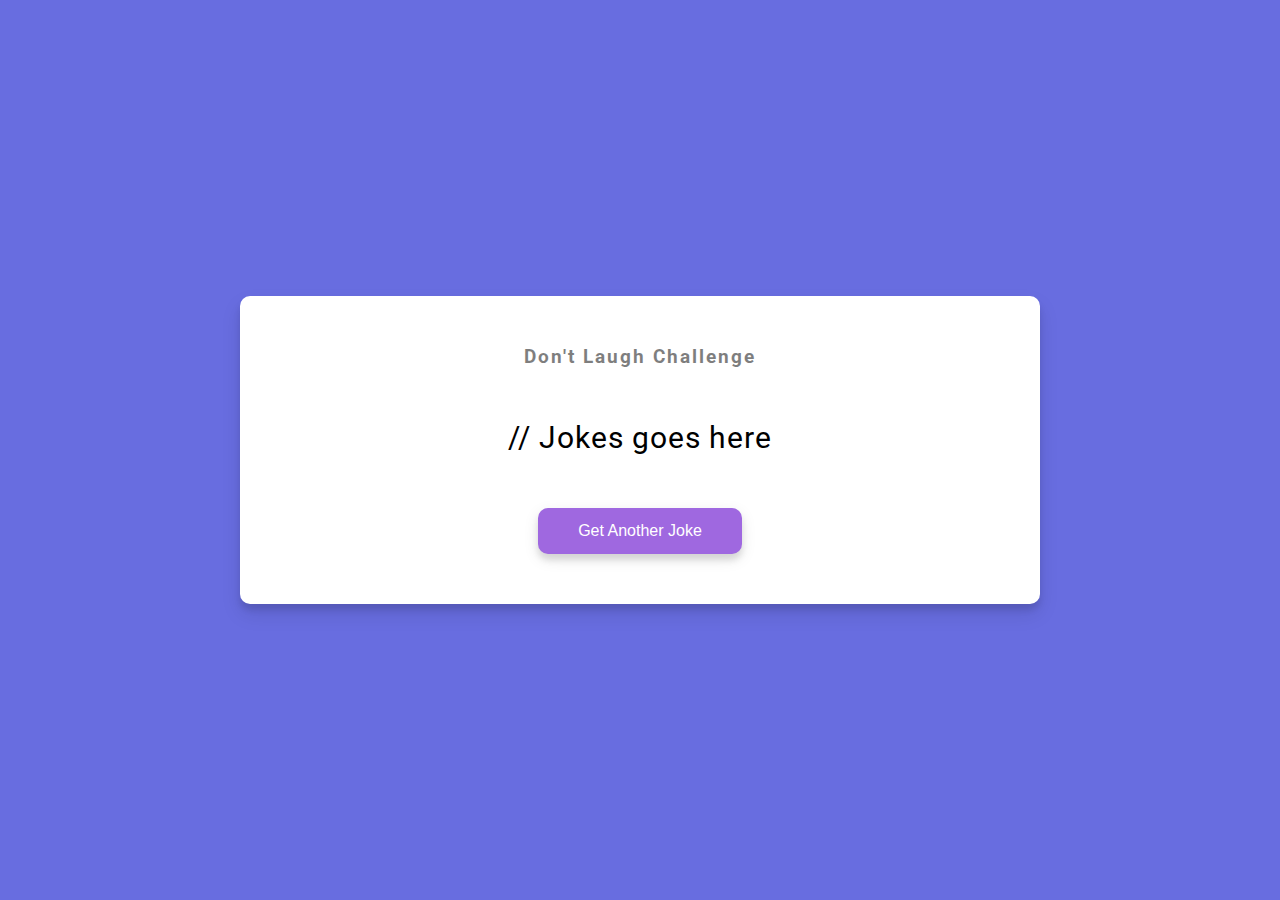
<file: dad jokes/index.html>
<!DOCTYPE html>
<html lang="en">
<head>
    <meta charset="UTF-8">
    <meta http-equiv="X-UA-Compatible" content="IE=edge">
    <meta name="viewport" content="width=device-width, initial-scale=1.0">
    <link rel="stylesheet" href="https://cdnjs.cloudflare.com/ajax/libs/font-awesome/6.2.0/css/all.min.css" integrity="sha512-xh6O/CkQoPOWDdYTDqeRdPCVd1SpvCA9XXcUnZS2FmJNp1coAFzvtCN9BmamE+4aHK8yyUHUSCcJHgXloTyT2A==" crossorigin="anonymous" referrerpolicy="no-referrer" />
    <link rel="stylesheet" href="style.css">
    <title>Dad Jokes</title>
</head>
<body>
    <div class="container">
        <h3>Don't Laugh Challenge</h3>
        <div id="joke" class="joke">
            // Jokes goes here
        </div>
        <button id="jokeBtn" class="btn">Get Another Joke</button>
    </div>    
    <script src="script.js"></script>
</body>
</html>
</file>
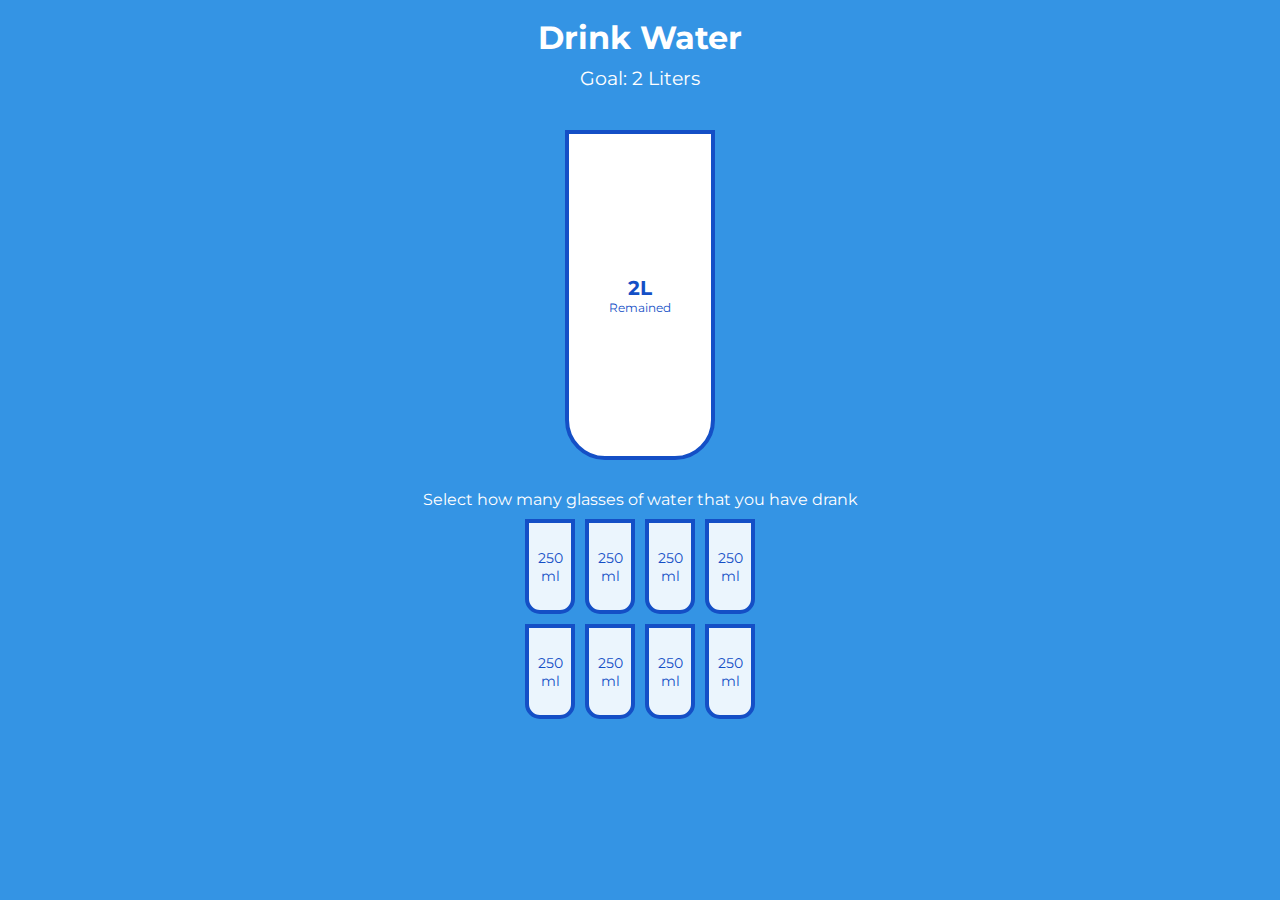
<file: drink water/index.html>
<!DOCTYPE html>
<html lang="en">
<head>
    <meta charset="UTF-8">
    <meta http-equiv="X-UA-Compatible" content="IE=edge">
    <meta name="viewport" content="width=device-width, initial-scale=1.0">
    <link rel="stylesheet" href="https://cdnjs.cloudflare.com/ajax/libs/font-awesome/6.2.0/css/all.min.css" integrity="sha512-xh6O/CkQoPOWDdYTDqeRdPCVd1SpvCA9XXcUnZS2FmJNp1coAFzvtCN9BmamE+4aHK8yyUHUSCcJHgXloTyT2A==" crossorigin="anonymous" referrerpolicy="no-referrer" />
    <link rel="stylesheet" href="style.css">
    <title>Drink Water</title>
</head>
<body>
    <h1>Drink Water</h1>    
    <h3>Goal: 2 Liters</h3>

    <div class="cup">
        <div class="remained" id="remained">
            <span id="liters"></span>
            <small>Remained</small>
            
        </div>
        <div class="percentage" id="percentage">
          
        </div>
    </div>

    <p class="text">Select how many glasses of water that you have drank</p>

    <div class="cups">
        <div class="cup cup-small">250 ml</div>
        <div class="cup cup-small">250 ml</div>
        <div class="cup cup-small">250 ml</div>
        <div class="cup cup-small">250 ml</div>
        <div class="cup cup-small">250 ml</div>
        <div class="cup cup-small">250 ml</div>
        <div class="cup cup-small">250 ml</div>
        <div class="cup cup-small">250 ml</div>
    </div>

    <script src="script.js"></script>
</body>
</html>
</file>
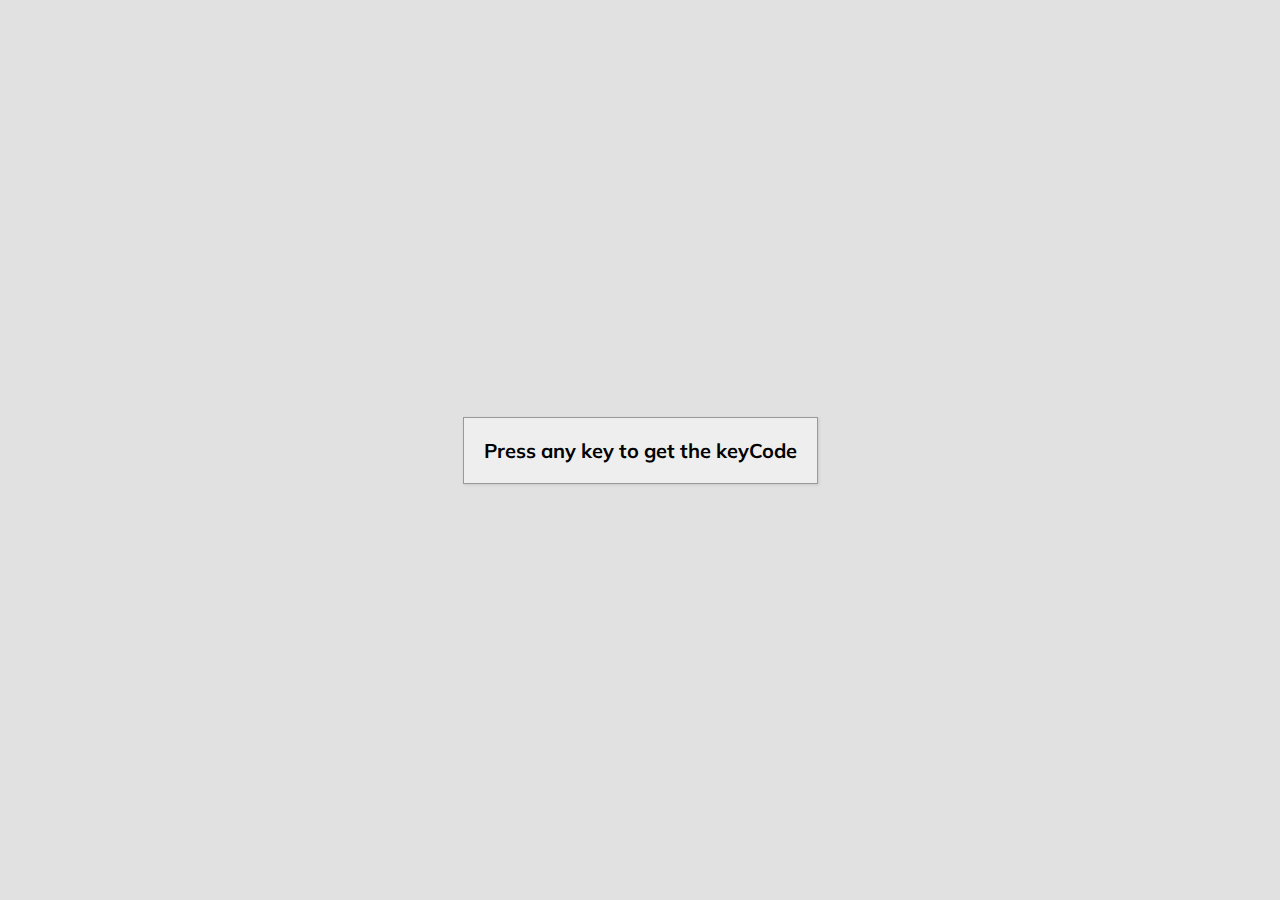
<file: event keycodes/index.html>
<!DOCTYPE html>
<html lang="en">
<head>
    <meta charset="UTF-8">
    <meta http-equiv="X-UA-Compatible" content="IE=edge">
    <meta name="viewport" content="width=device-width, initial-scale=1.0">
    <link rel="stylesheet" href="https://cdnjs.cloudflare.com/ajax/libs/font-awesome/6.2.0/css/all.min.css" integrity="sha512-xh6O/CkQoPOWDdYTDqeRdPCVd1SpvCA9XXcUnZS2FmJNp1coAFzvtCN9BmamE+4aHK8yyUHUSCcJHgXloTyT2A==" crossorigin="anonymous" referrerpolicy="no-referrer" />
    <link rel="stylesheet" href="style.css">
    <title>Event KeyCodes</title>
</head>
<body>
    <div id="insert">
        
        <div class="key">
            Press any key to get the keyCode
        </div>
    </div>
    
    <script src="script.js"></script>
</body>
</html>
</file>
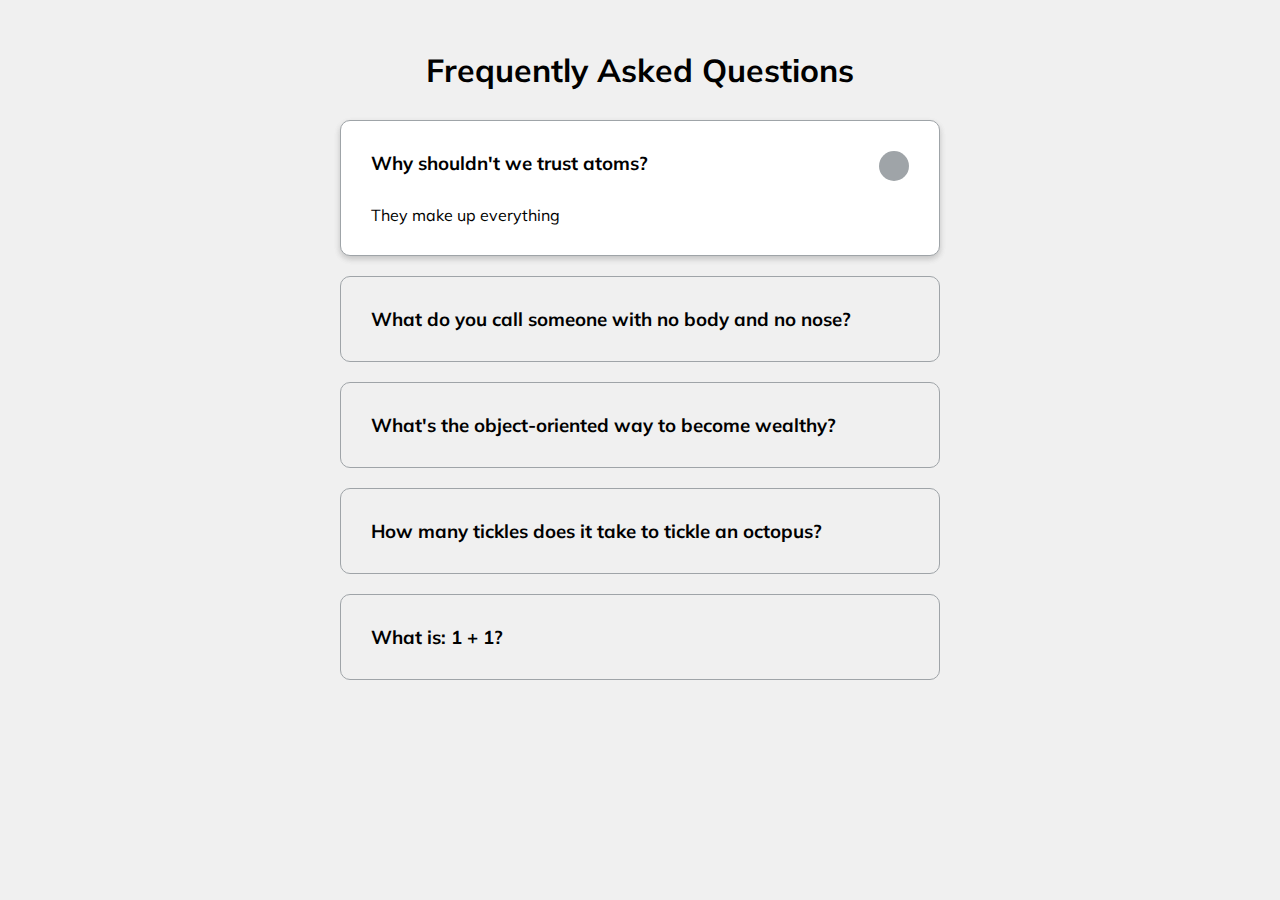
<file: FAQ collapse/index.html>
<!DOCTYPE html>
<html lang="en">
<head>
    <meta charset="UTF-8">
    <meta http-equiv="X-UA-Compatible" content="IE=edge">
    <meta name="viewport" content="width=device-width, initial-scale=1.0">
    <link rel="stylesheet" href="https://cdnjs.cloudflare.com/ajax/libs/font-awesome/5.14.0/css/all.min.css" integrity="sha512-1PKOgIY59xJ8Co8+NE6FZ+LOAZKjy+KY8iq0G4B3CyeY6wYHN3yt9PW0XpSriVlkMXe40PTKnXrLnZ9+fkDaog==" crossorigin="anonymous" />
    <link rel="stylesheet" href="style.css">
    <title>FAQ</title>
</head>
<body>
    <h1>Frequently Asked Questions</h1>
    <div class="faq-container">
        <div class="faq active">
            <h3 class="faq-title">
                Why shouldn't we trust atoms?
            </h3>
            <p class="faq-text">They make up everything</p>
            
            <button class="faq-toggle">
                <i class="fas fa-chevron-down"></i>
                <i class="fas fa-times"></i>
            </button>
        </div>
    </div>
    <div class="faq-container">
        <div class="faq">
            <h3 class="faq-title">
                What do you call someone with no body and no nose?
            </h3>
            <p class="faq-text">Nobody knows</p>
            
            <button class="faq-toggle">
                <i class="fas fa-chevron-down"></i>
                <i class="fas fa-times"></i>
            </button>
        </div>
    </div>
    <div class="faq-container">
        <div class="faq">
            <h3 class="faq-title">
                What's the object-oriented way to become wealthy?
            </h3>
            <p class="faq-text">Inheritance</p>
            
            <button class="faq-toggle">
                <i class="fas fa-chevron-down"></i>
                <i class="fas fa-times"></i>
            </button>
        </div>
    </div>
    <div class="faq-container">
        <div class="faq">
            <h3 class="faq-title">
                How many tickles does it take to tickle an octopus?
            </h3>
            <p class="faq-text">Ten-tickles!</p>
            
            <button class="faq-toggle">
                <i class="fas fa-chevron-down"></i>
                <i class="fas fa-times"></i>
            </button>
        </div>
    </div>
    <div class="faq-container">
        <div class="faq">
            <h3 class="faq-title">
                What is: 1 + 1?
            </h3>
            <p class="faq-text">Depends on who are you asking.</p>
            
            <button class="faq-toggle">
                <i class="fas fa-chevron-down"></i>
                <i class="fas fa-times"></i>
            </button>
        </div>
    </div>
    
    <script src="script.js"></script>
</body>
</html>
</file>
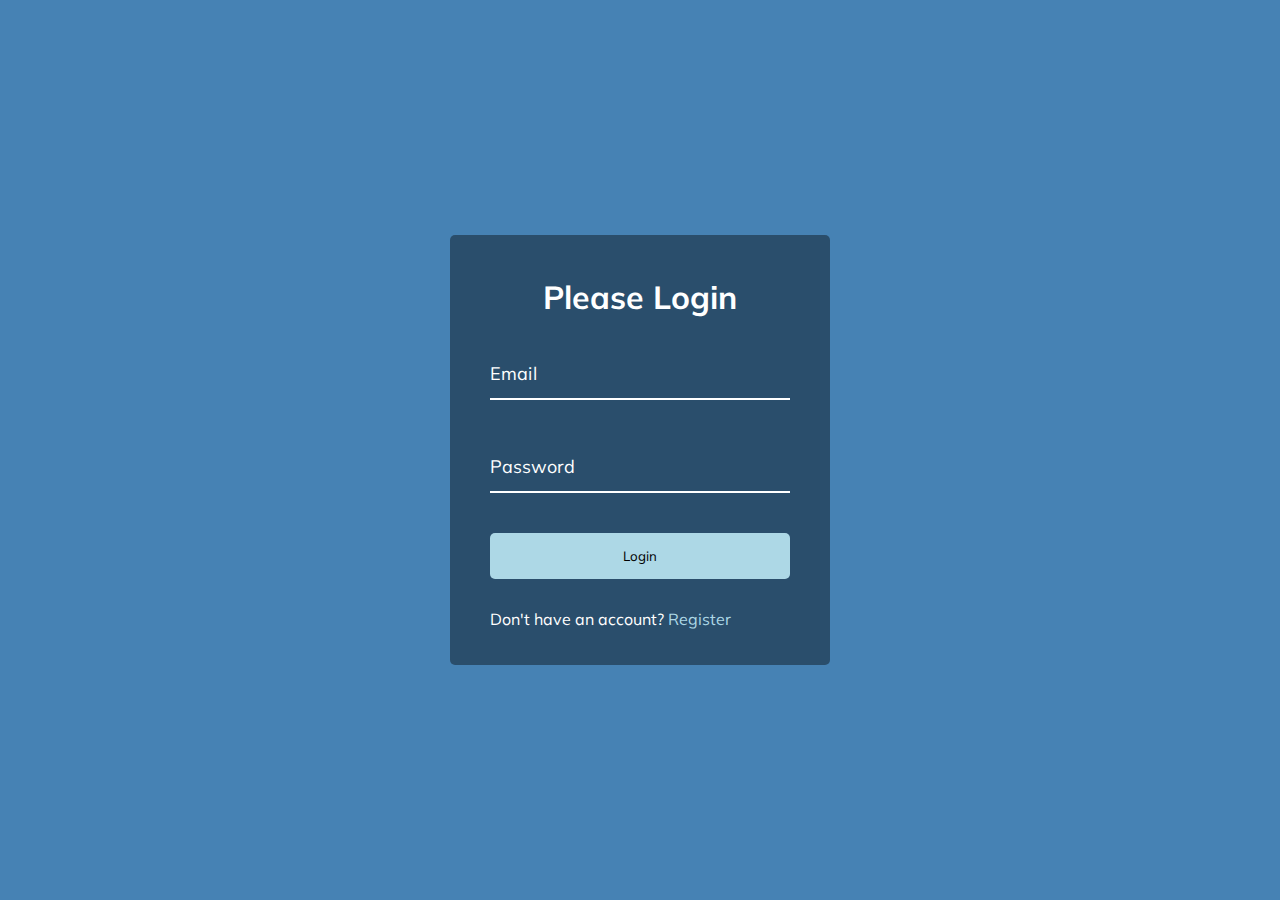
<file: form wave animation/index.html>
<!DOCTYPE html>
<html lang="en">
<head>
    <meta charset="UTF-8">
    <meta http-equiv="X-UA-Compatible" content="IE=edge">
    <meta name="viewport" content="width=device-width, initial-scale=1.0">
    <link rel="stylesheet" href="https://cdnjs.cloudflare.com/ajax/libs/font-awesome/6.2.0/css/all.min.css" integrity="sha512-xh6O/CkQoPOWDdYTDqeRdPCVd1SpvCA9XXcUnZS2FmJNp1coAFzvtCN9BmamE+4aHK8yyUHUSCcJHgXloTyT2A==" crossorigin="anonymous" referrerpolicy="no-referrer" />
    <link rel="stylesheet" href="style.css">
    <title>Form Input wave</title>
</head>
<body>
    <div class="container">
        <h1>Please Login</h1>
        <form>
            <div class="form-control">
                <input type="text" required>
                <label>Email</label>
            </div>
            <div class="form-control">
                <input type="password" required>
                <label>Password</label>
            </div>

            <button class="btn">Login</button>

            <p class="text">Don't have an account? <a href="#">Register</a></p>
        </form>
    </div>    
    <script src="script.js"></script>
</body>
</html>
</file>
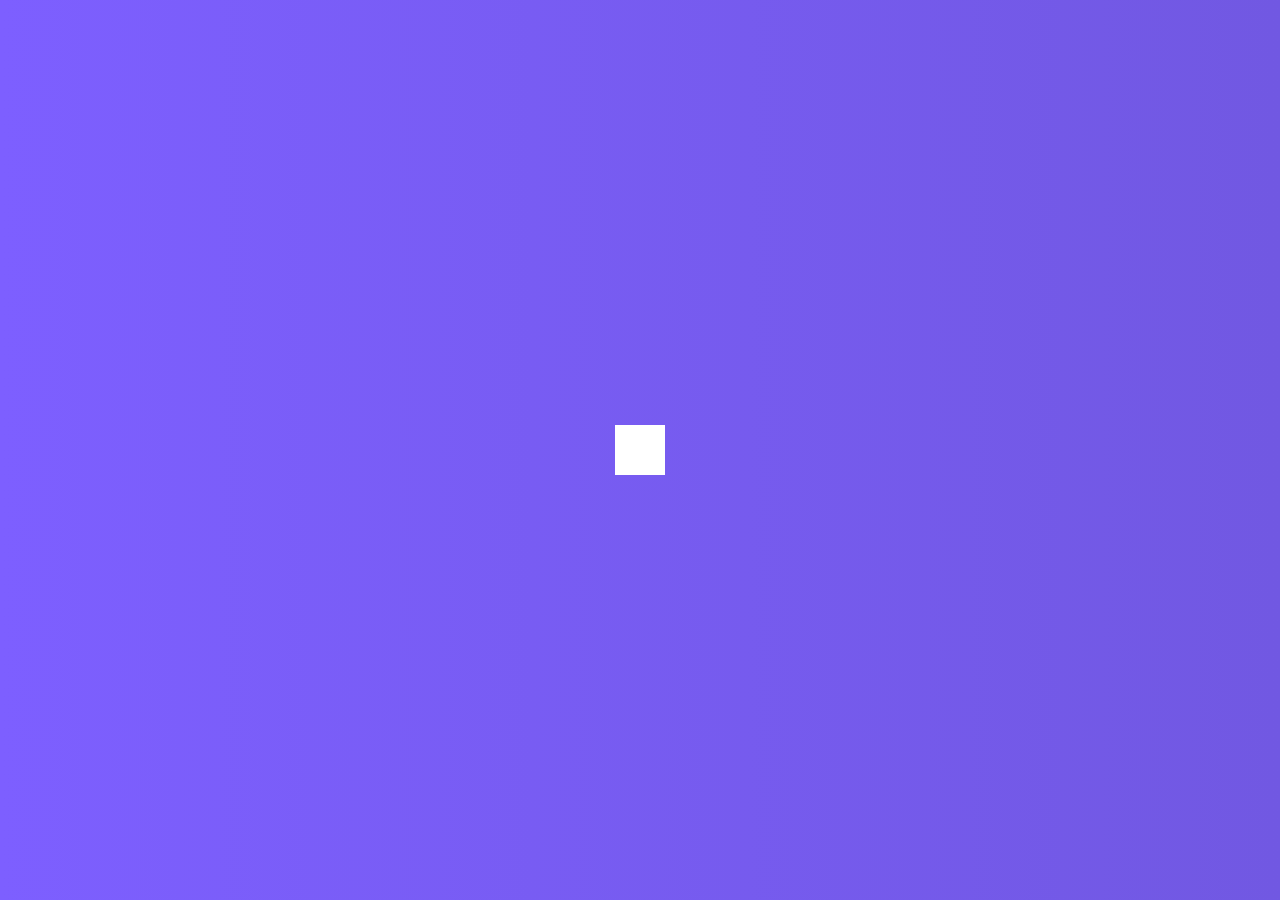
<file: hidden search widget/index.html>
<!DOCTYPE html>
<html lang="en">
<head>
    <meta charset="UTF-8">
    <meta http-equiv="X-UA-Compatible" content="IE=edge">
    <meta name="viewport" content="width=device-width, initial-scale=1.0">
    <link rel="stylesheet" href="https://cdnjs.cloudflare.com/ajax/libs/font-awesome/6.2.0/css/all.min.css" integrity="sha512-xh6O/CkQoPOWDdYTDqeRdPCVd1SpvCA9XXcUnZS2FmJNp1coAFzvtCN9BmamE+4aHK8yyUHUSCcJHgXloTyT2A==" crossorigin="anonymous" referrerpolicy="no-referrer" />
    <link rel="stylesheet" href="style.css">
    <title>My Project</title>
</head>
<body>
    <div class="search">
        <input type="text" placeholder="Search..." class="input">
        <button class="btn">
            <i class="fas fa-search"></i>
        </button>
    </div>    
    <script src="script.js"></script>
</body>
</html>
</file>
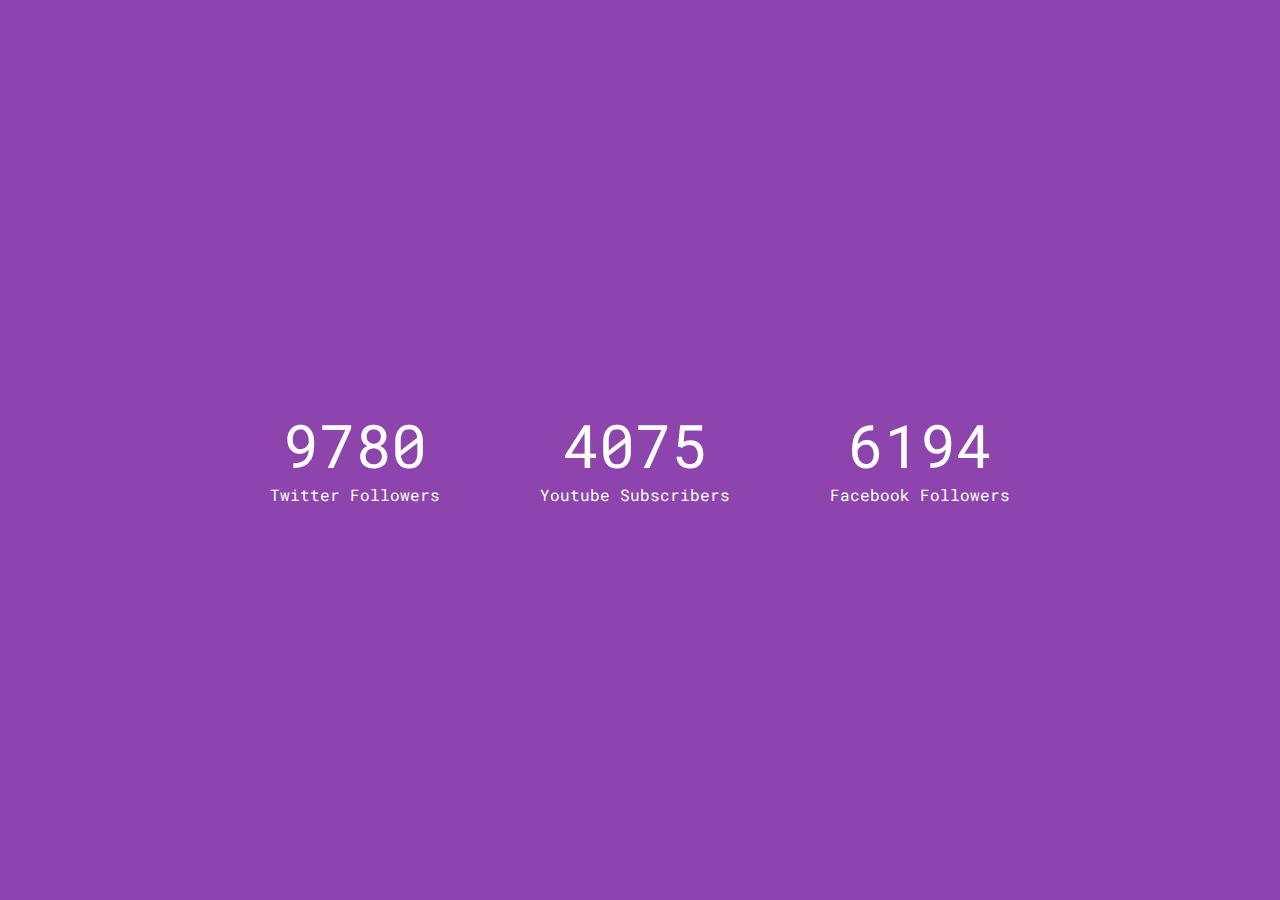
<file: increment counter/index.html>
<!DOCTYPE html>
<html lang="en">
<head>
    <meta charset="UTF-8">
    <meta http-equiv="X-UA-Compatible" content="IE=edge">
    <meta name="viewport" content="width=device-width, initial-scale=1.0">
    <link rel="stylesheet" href="https://cdnjs.cloudflare.com/ajax/libs/font-awesome/6.2.0/css/all.min.css" integrity="sha512-xh6O/CkQoPOWDdYTDqeRdPCVd1SpvCA9XXcUnZS2FmJNp1coAFzvtCN9BmamE+4aHK8yyUHUSCcJHgXloTyT2A==" crossorigin="anonymous" referrerpolicy="no-referrer" />
    <link rel="stylesheet" href="style.css">
    <title>Increment Counter</title>
</head>
<body>
    <div class="counter-container">
        <i class="fab fa-twitter fa-3x"></i>
        <div class="counter" data-target="12000"></div>
        <span>Twitter Followers</span>
    </div>    
    <div class="counter-container">
        <i class="fab fa-youtube fa-3x"></i>
        <div class="counter" data-target="5000"></div>
        <span>Youtube Subscribers</span>
    </div>    
    <div class="counter-container">
        <i class="fab fa-facebook fa-3x"></i>
        <div class="counter" data-target="7500"></div>
        <span>Facebook Followers</span>
    </div>    
    <script src="script.js"></script>
</body>
</html>
</file>
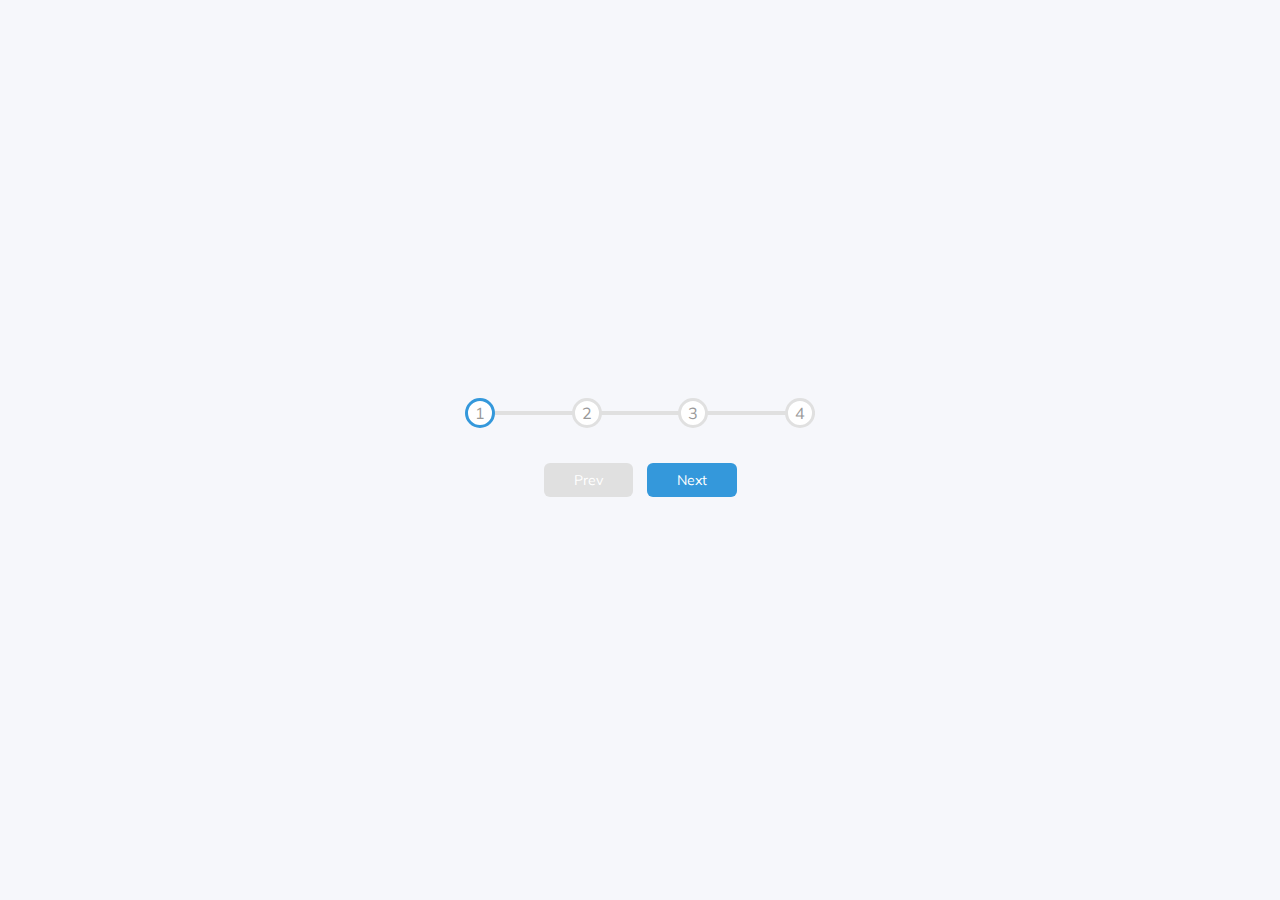
<file: progress steps/index.html>
<!DOCTYPE html>
<html lang="en">
  <head>
    <meta charset="UTF-8" />
    <meta http-equiv="X-UA-Compatible" content="IE=edge" />
    <meta name="viewport" content="width=device-width, initial-scale=1.0" />
    <link
      rel="stylesheet"
      href="https://cdnjs.cloudflare.com/ajax/libs/font-awesome/6.2.0/css/all.min.css"
      integrity="sha512-xh6O/CkQoPOWDdYTDqeRdPCVd1SpvCA9XXcUnZS2FmJNp1coAFzvtCN9BmamE+4aHK8yyUHUSCcJHgXloTyT2A=="
      crossorigin="anonymous"
      referrerpolicy="no-referrer"
    />
    <link rel="stylesheet" href="style.css" />
    <title>Progress Steps</title>
  </head>
  <body>
    <div class="container">
      <div class="progress-container">
        <div class="progress" id="progress"></div>
        <div class="circle active">1</div>
        <div class="circle">2</div>
        <div class="circle">3</div>
        <div class="circle">4</div>
      </div>

      <button class="btn" id="prev" disabled>Prev</button>
      <button class="btn" id="next">Next</button>
    </div>

    <script src="script.js"></script>
  </body>
</html>
</file>
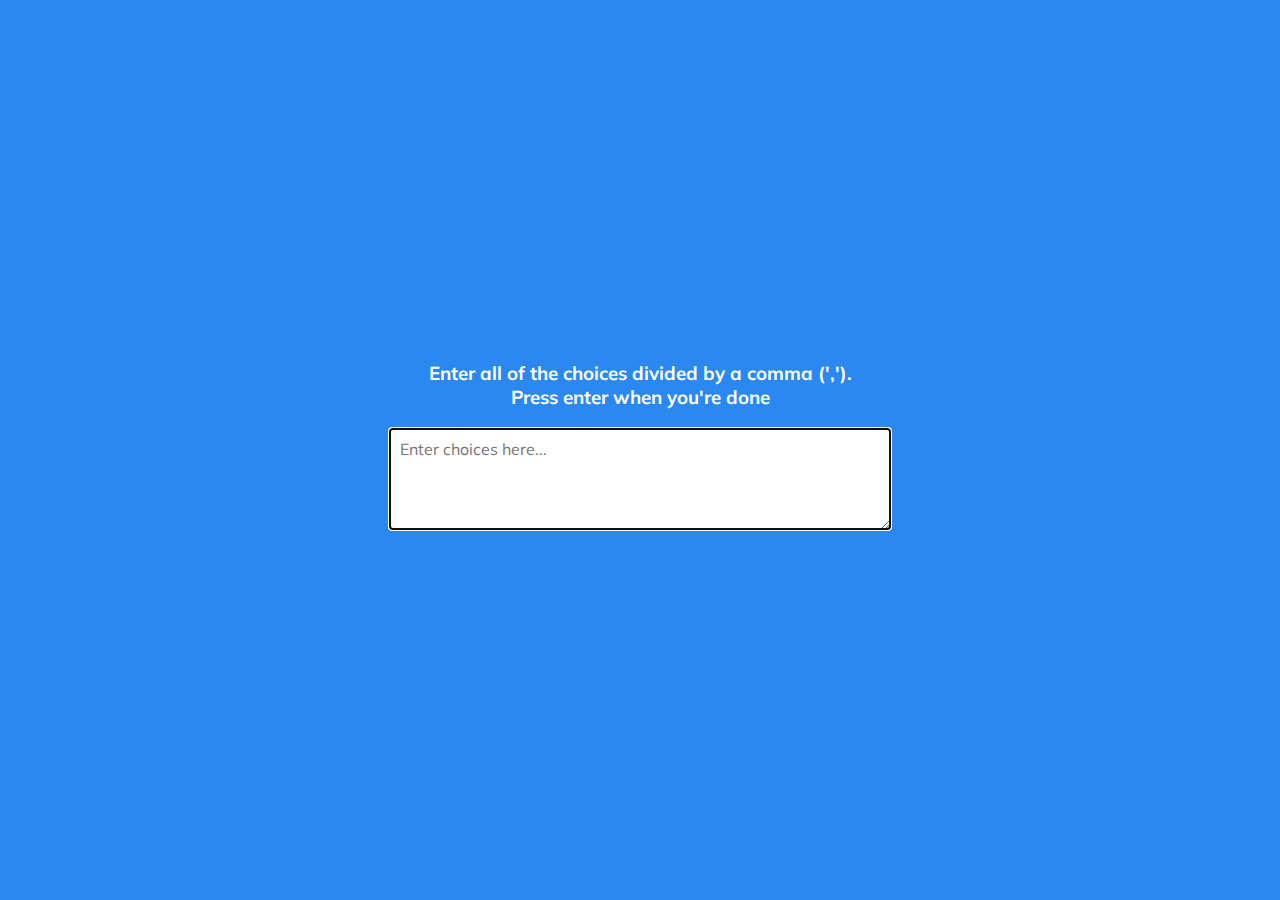
<file: random choice picker/index.html>
<!DOCTYPE html>
<html lang="en">
<head>
    <meta charset="UTF-8">
    <meta http-equiv="X-UA-Compatible" content="IE=edge">
    <meta name="viewport" content="width=device-width, initial-scale=1.0">
    <link rel="stylesheet" href="https://cdnjs.cloudflare.com/ajax/libs/font-awesome/6.2.0/css/all.min.css" integrity="sha512-xh6O/CkQoPOWDdYTDqeRdPCVd1SpvCA9XXcUnZS2FmJNp1coAFzvtCN9BmamE+4aHK8yyUHUSCcJHgXloTyT2A==" crossorigin="anonymous" referrerpolicy="no-referrer" />
    <link rel="stylesheet" href="style.css">
    <title>Random Choice Picker</title>
</head>
<body>
    <div class="container">
        <h3>Enter all of the choices divided by a comma (','). 
        <br>Press enter when you're done</h3>
        <textarea placeholder="Enter choices here..." id="textarea" ></textarea>

        <div id="tags">
            <!-- <span class="tag">Choice 1</span>
            <span class="tag highlight">Choice 2</span>
            <span class="tag">Choice 3</span> -->
        </div>
    </div>
    
    <script src="script.js"></script>
</body>
</html>
</file>
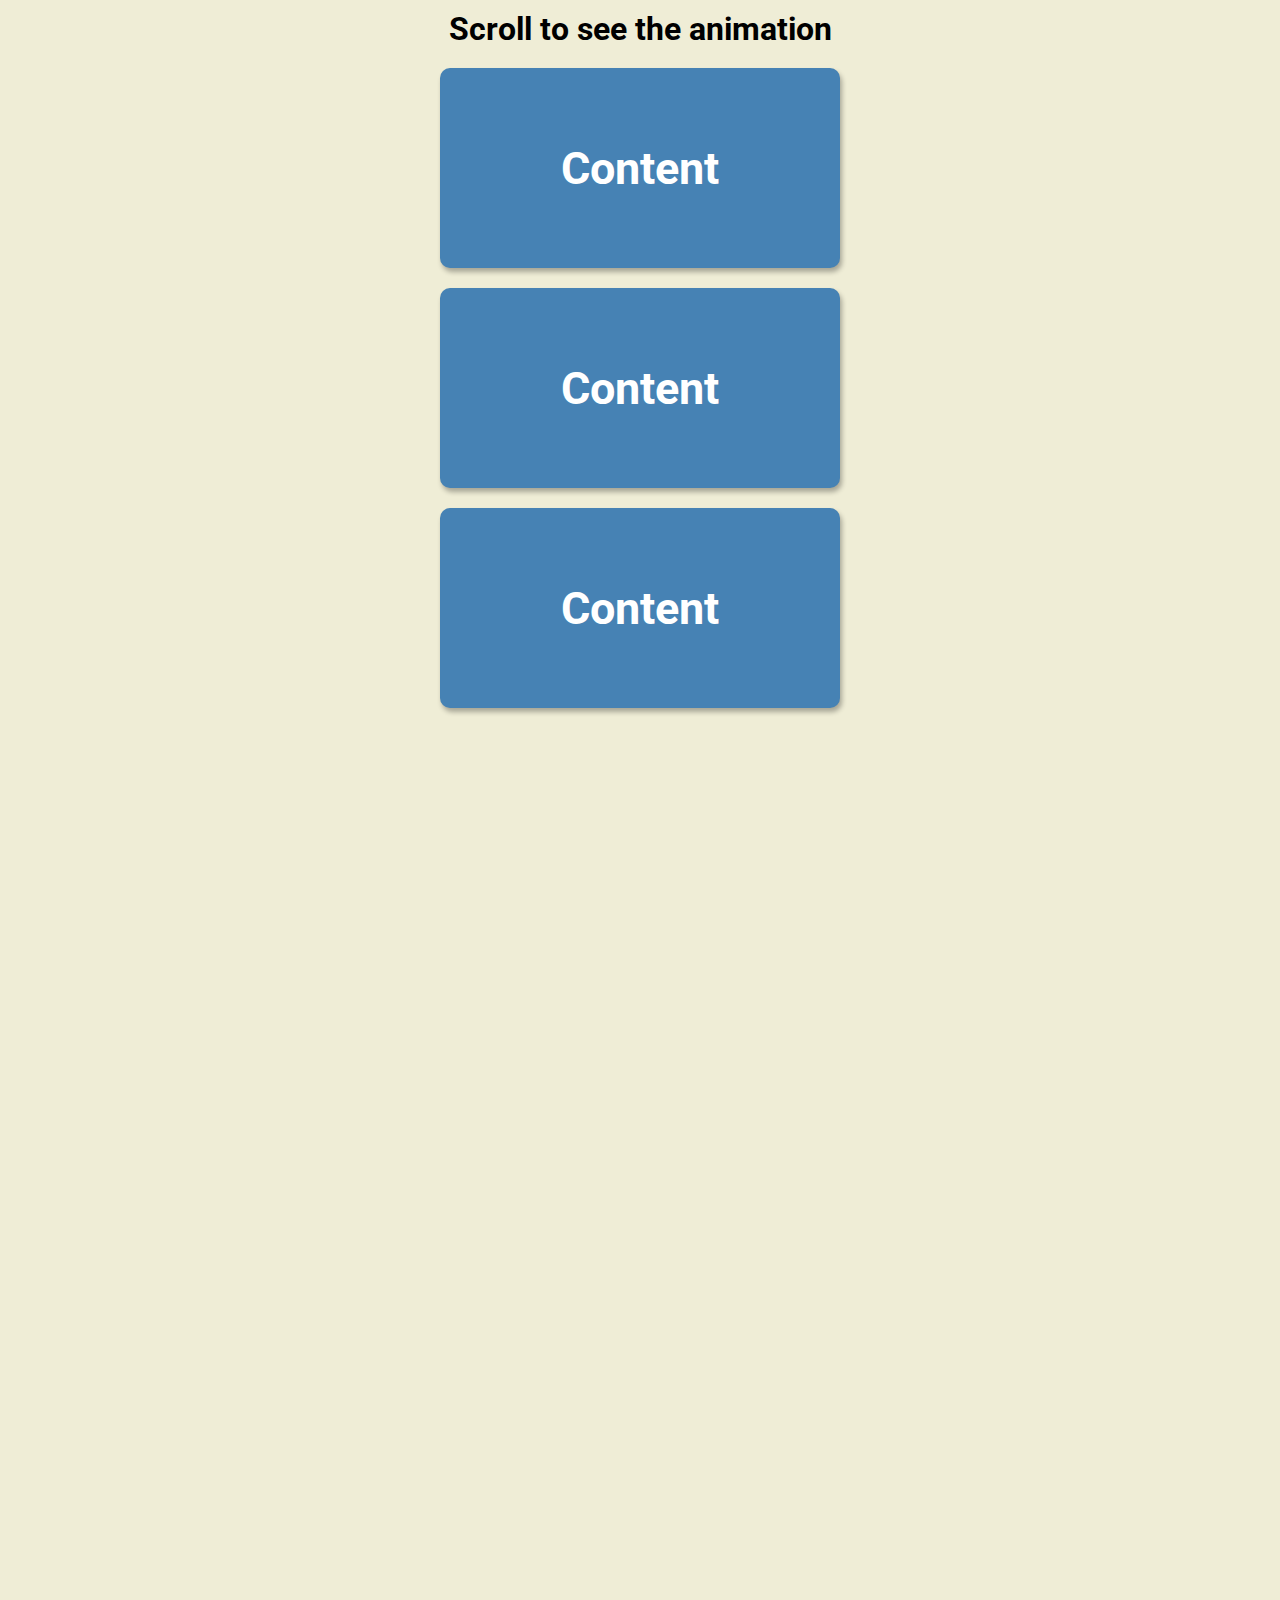
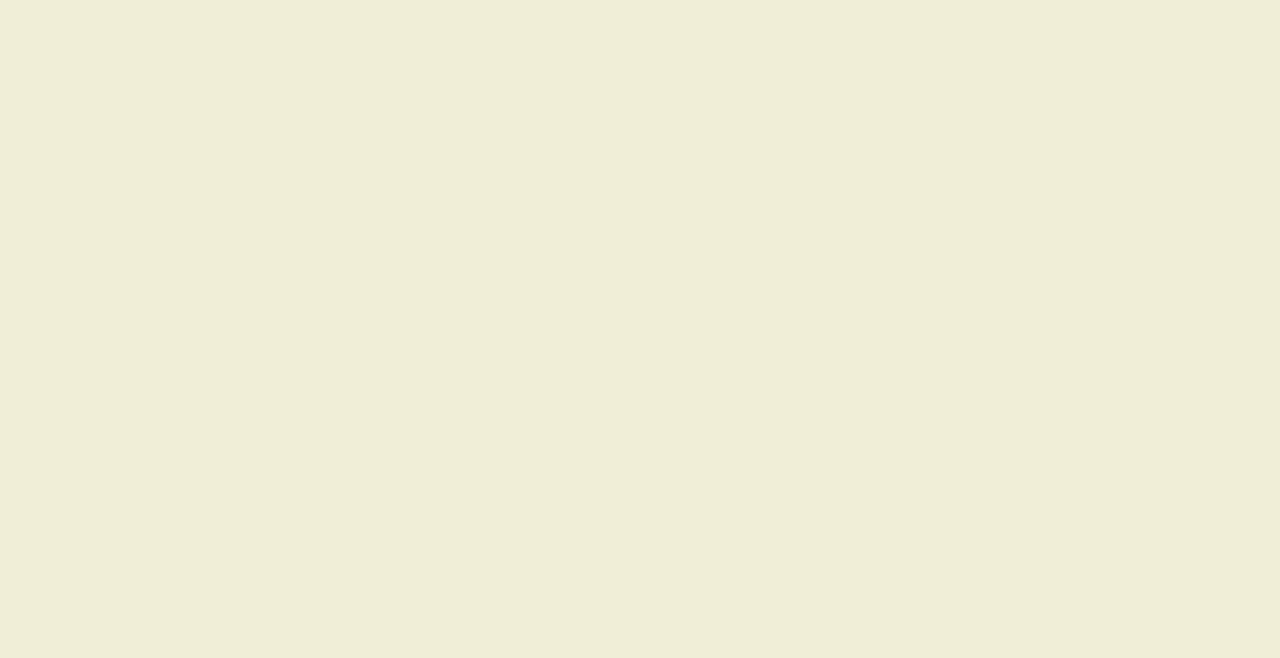
<file: scroll animation/index.html>
<!DOCTYPE html>
<html lang="en">
<head>
    <meta charset="UTF-8">
    <meta http-equiv="X-UA-Compatible" content="IE=edge">
    <meta name="viewport" content="width=device-width, initial-scale=1.0">
    <link rel="stylesheet" href="https://cdnjs.cloudflare.com/ajax/libs/font-awesome/6.2.0/css/all.min.css" integrity="sha512-xh6O/CkQoPOWDdYTDqeRdPCVd1SpvCA9XXcUnZS2FmJNp1coAFzvtCN9BmamE+4aHK8yyUHUSCcJHgXloTyT2A==" crossorigin="anonymous" referrerpolicy="no-referrer" />
    <link rel="stylesheet" href="style.css">
    <title>Scroll Animation</title>
</head>
<body>
    <h1>Scroll to see the animation</h1>
    <div class="box"><h2>Content</h2></div>
    <div class="box"><h2>Content</h2></div>
    <div class="box"><h2>Content</h2></div>
    <div class="box"><h2>Content</h2></div>
    <div class="box"><h2>Content</h2></div>
    <div class="box"><h2>Content</h2></div>
    <div class="box"><h2>Content</h2></div>
    <div class="box"><h2>Content</h2></div>
    <div class="box"><h2>Content</h2></div>
    <div class="box"><h2>Content</h2></div>
    
    <script src="script.js"></script>
</body>
</html>
</file>
<file: dad jokes/style.css>
@import url('https://fonts.googleapis.com/css2?family=Roboto:wght@400;700&display=swap');

*{
    box-sizing: border-box;
}

body{
    background-color: #686de0;
    font-family: 'Roboto', sans-serif;
    margin: 0;
    display: flex;
    flex-direction: column;
    align-items: center;
    justify-content: center;
    height: 100vh;
    overflow: hidden;
    padding: 20px;
}

.container{
    background-color: #fff;
    border-radius: 10px;
    box-shadow: 0 10px 20px rgba(0,0,0,0.1), 0 6px 6px rgba(0,0,0,0.1);
    padding: 50px 20px;
    text-align: center;
    max-width: 100%;
    width: 800px;
}

h3{
    margin: 0;
    opacity: 0.5;
    letter-spacing: 2px;
}

.joke{
    font-size: 30px;
    letter-spacing: 1px;
    line-height: 40px;
    margin: 50px auto;
    max-width: 600px;
}

.btn{
    background-color: #9f68e0;;
    border: 0;
    border-radius: 10px;
    color: #fff;
    box-shadow: 0 5px 15px rgba(0,0,0,0.1), 0 6px 6px rgba(0,0,0,0.1);
    padding: 14px 40px;
    font-size: 16px;
    cursor: pointer;
}

.btn:active{
    transform: scale(0.98);
}

.btn:focus{
    outline: 0;
}
</file>
<file: drink water/style.css>
@import url('https://fonts.googleapis.com/css?family=Montserrat:400,600&display=swap');

:root{
    --border-color: #144fc6;
    --fill-color: #6ab3f8;
}

*{
    box-sizing: border-box;
}

body{
    font-family: 'Montserrat', sans-serif;
    background-color: #3494e4;
    color: #fff;
    display: flex;
    flex-direction: column;
    align-items: center;
    margin-bottom: 40px;
}

h1{
    margin: 10px 0 0;
}

h3{
    font-weight: 400;
    margin: 10px 0;
}

.cup{
    background-color: #fff;
    border: 4px solid var(--border-color);
    color: var(--border-color);
    border-radius: 0 0 40px 40px;
    height: 330px;
    width: 150px;
    margin: 30px 0;
    display: flex;
    flex-direction: column;
    overflow: hidden;
}

.cup.cup-small {
    width: 50px;
    height: 95px;
    border-radius: 0 0 15px 15px;
    background-color: rgba(255, 255, 255, 0.9);
    cursor: pointer;
    font-size: 14px;
    align-items: center;
    justify-content: center;
    text-align: center;
    margin: 5px;
    transition: 0.3s ease;
}

.cup.cup-small.full{
    background-color: var(--fill-color);
    color: #fff;
}

.cups{
    display: flex;
    flex-wrap: wrap;
    width: 280px;
    align-items: center;
    justify-content: center;
}

.remained{
    display: flex;
    flex-direction: column;
    align-items: center;
    justify-content: center;
    text-align: center;
    flex: 1;
    transition: 0.3s ease;
}

.remained span{
    font-size: 20px;
    font-weight: bold;
}

.remained small{
    font-size: 12px;
}

.percentage{
    background-color: var(--fill-color);
    display: flex;
    align-items: center;
    justify-content: center;
    font-weight: bold;
    height: 0;
    transition: 0.3s ease;
    font-size: 30px;
}

.text{
    text-align: center;
    margin: 0 0 5px;
}
</file>
<file: event keycodes/style.css>
@import url('https://fonts.googleapis.com/css?family=Muli&display=swap');

*{
    box-sizing: border-box;
}

body{
    font-family: 'Muli', sans-serif;
    background-color: #e1e1e1;
    margin: 0;
    display: flex;
    align-items: center;
    text-align: center;
    justify-content: center;
    height: 100vh;
    overflow: hidden;
}

.key{
    border: 1px solid #999;
    background-color: #eee;
    box-shadow: 1px 1px 3px rgba(0,0,0,0.1);
    display: inline-flex;
    align-items: center;
    font-size: 20px;
    padding: 20px;
    flex-direction: column;
    margin: 10px;
    font-weight: bold;
    min-width: 150px;
    position: relative;
}

.key small{
    position: absolute;
    top: -24px;
    left: 0;
    text-align: center;
    width: 100%;
    color: #555;
    font-size: 14px;
}
</file>
<file: FAQ collapse/style.css>
@import url('https://fonts.googleapis.com/css?family=Muli&display=swap');

*{
    box-sizing: border-box;
}

body{
    font-family: 'Muli', sans-serif;
    background-color: #f0f0f0;
}

h1{
    margin: 50px 0 30px;
    text-align: center;
}

.faq-container{
    max-width: 600px;
    margin: 0 auto;
}

.faq{
    background-color: transparent;
    border: 1px solid #9fa4a8;
    border-radius: 10px;
    margin: 20px 0;
    padding: 30px;
    position: relative;
    overflow: hidden;
    transition: 0.3s ease;
}

.faq.active{
    background-color: #fff;
    box-shadow: 0 3px 6px rgba(0,0,0,0.1), 0 3px 6px rgba(0,0,0,0.1);
}

.faq.active::before, .faq.active::after{
    content: '\f075';
    font-family: 'Font Awesome 5 Free';
    color: #2ecc71;
    font-size: 7rem;
    position: absolute;
    opacity: 0.2;
    top: 20px;
    left: 20px;
    z-index: 0;
}

.faq.active::before{
    color: #3498db;
    top: -10px;
    left: -30px;
    transform: rotateY(180deg);
}

.faq-title{
    margin: 0 35px 0 0;
}

.faq-text{
    display: none;
    margin: 30px 0 0;
}

.faq.active .faq-text{
    display: block;
}

.faq-toggle{
    background-color: transparent;
    border: 0;
    cursor: pointer;
    display: flex;
    align-items: center;
    justify-content: center;
    font-size: 16px;
    padding: 0;
    position: absolute;
    top: 30px;
    right: 30px;
    border-radius: 50%;
    height: 30px;
    width: 30px;
}

.faq-toggle:focus{
    outline: 0;
}

.faq-toggle .fa-times{
    display: none;
}

.faq.active .faq-toggle .fa-times{
    display: block;
    color: #fff;
    
}

.faq.active .faq-toggle .fa-chevron-down{
    display: none;
    
}

.faq.active .faq-toggle{
    background-color: #9fa4a8;

}
</file>
<file: form wave animation/style.css>
@import url('https://fonts.googleapis.com/css?family=Muli&display=swap');

*{
    box-sizing: border-box;
}

body{
    background-color: steelblue;
    color: #fff;
    font-family: 'Muli', sans-serif;
    margin: 0;
    display: flex;
    flex-direction: column;
    align-items: center;
    justify-content: center;
    height: 100vh;
    overflow: hidden;
}


.container{
    background-color: rgba(0,0,0,0.4);
    padding: 20px 40px;
    border-radius: 5px;
}

.container h1{
    text-align: center;
    margin-bottom: 30px;
}

.container a{
    text-decoration: none;
    color: lightblue;
}

.btn{
    cursor: pointer;
    display: inline-block;
    width: 100%;
    background: lightblue;
    padding: 15px;
    font-family: inherit;
    border: 0;
    border-radius: 5px;
}

.btn:focus{
    outline: 0;
}

.btn:active{
    transform: scale(0.98);
}

.text{
    margin-top: 30px;
}

.form-control{
    position: relative;
    margin: 20px 0 40px;
    width: 300px;
}

.form-control input{
    background-color: transparent;
    border: 0;
    border-bottom: 2px #fff solid;
    display: block;
    width: 100%;
    padding: 15px 0;
    font-size: 18px;
    color: white;
}

.form-control input:focus, .form-control input:valid{
    outline: 0;
    border-bottom-color: lightblue;
}

.form-control label{
    position: absolute;
    top: 15px;
    left: 0;
}

.form-control label span{
    display: inline-block;
    font-size: 18px;
    min-width: 5px;
    transition: 0.3s cubic-bezier(0.68, -0.55, 0.265, 1.55);
}

.form-control input:focus + label span,
.form-control input:valid + label span{
    color: lightblue;
    transform: translateY(-30px);
}
</file>
<file: hidden search widget/style.css>
@import url('https://fonts.googleapis.com/css2?family=Roboto:wght@400;700&display=swap');

*{
    box-sizing: border-box;
}

body{
    background-image: linear-gradient(90deg, #7d5fff, #7158e2);
    font-family: 'Roboto', sans-serif;
    margin: 0;
    display: flex;
    align-items: center;
    justify-content: center;
    height: 100vh;
    overflow: hidden;
}


.search {
    position: relative;
    height: 50px;
}

.search .input{
    background-color: #fff;
    border: 0;
    font-size: 18px;
    padding: 15px;
    height: 50px;
    width: 50px;
    transition: width 0.3s ease;
}

.btn{
    background-color: #fff;
    border: 0;
    cursor: pointer;
    font-size: 24px;
    position: absolute;
    top: 0;
    left: 0;
    height: 50px;
    width: 50px;
    transition: transform 0.3s ease;

}

.btn:focus, .input:focus{
    outline: none;

}

.search.active .input{
    width: 200px;
}

.search.search.active .btn {
    transform: translateX(198px);
}
</file>
<file: increment counter/style.css>
@import url('https://fonts.googleapis.com/css2?family=Roboto+Mono&display=swap');

*{
    box-sizing: border-box;
}

body{
    background-color: #8e44ad;
    color: #fff;
    font-family: 'Roboto Mono', sans-serif;
    margin: 0;
    display: flex;
    align-items: center;
    justify-content: center;
    height: 100vh;
    overflow: hidden;
    margin: 0;
}

.counter-container{
    display: flex;
    flex-direction: column;
    justify-content: center;
    text-align: center;
    margin: 30px 50px;
}

.counter {
    font-size: 60px;
    margin-top: 10px;
}

@media(max-width: 580px) {
    body{
        flex-direction: column;
    }
}
</file>
<file: progress steps/style.css>
@import url('https://fonts.googleapis.com/css?family=Muli&display=swap');

:root{
    --line-border-fill: #3498db;
    --line-border-empty: #e0e0e0; 
}

*{
    box-sizing: border-box;
}

body{
    font-family: 'Muli', sans-serif;
    background-color: #f6f7fb;
    margin: 0;
    display: flex;
    align-items: center;
    justify-content: center;
    height: 100vh;
    overflow: hidden;
}

.container{
    text-align: center; 
}

.progress-container{
    display: flex;
    justify-content: space-between;
    position: relative;
    margin-bottom: 30px;
    max-width: 100%;
    width: 350px;
}

.progress-container::before{
    content: '';
    background-color: var(--line-border-empty);
    position: absolute;
    top: 50%;
    left: 0;
    height: 4px;
    width: 100%;
    transform: translateY(-50%);
    z-index: -1;
}

.progress{
    background-color: var(--line-border-fill);
    position: absolute;
    top: 50%;
    left: 0;
    height: 4px;
    width: 0%;
    transform: translateY(-50%);
    z-index: -1;
    transition: .4s ease;
}

.circle{
    background-color: #fff;
    color: #999;
    border-radius: 50%;
    height: 30px;
    width: 30px;
    display: flex;
    align-items: center;
    justify-content: center;
    border: 3px solid var(--line-border-empty);
    transition: .4s ease;
}

.circle.active{
    border-color: var(--line-border-fill);
}

.btn{
    background-color: var(--line-border-fill);
    color: #fff;
    border: 0;
    border-radius: 6px;
    cursor: pointer;
    font-family: inherit;
    padding: 8px 30px;
    margin: 5px;
    font-size: 14px;
}

.btn:active{
    transform: scale(0.98);
}

.btn:focus{
    outline: 0;
}

.btn:disabled{
    background-color: var(--line-border-empty);
    cursor: not-allowed;
}
</file>
<file: random choice picker/style.css>
@import url('https://fonts.googleapis.com/css?family=Muli&display=swap');

*{
    box-sizing: border-box;
}

body{
    font-family: 'Muli', sans-serif;
    background-color: #2b88f0;
    margin: 0;
    display: flex;
    flex-direction: column;
    align-items: center;
    justify-content: center;
    height: 100vh;
    overflow: hidden;
}


h3{
    color: #fff;
    margin: 10px 0 20px;
    text-align: center;
}

.container{
    width: 500px;
}

textarea{
    border: none;
    display: block;
    width: 100%;
    height: 100px;
    font-family: inherit;
    padding: 10px;
    margin: 0 0 20px;
    font-size: 16px;
}

.tag{
    background-color: #f0932b;
    color: #fff;
    border-radius: 50px;
    padding: 10px 20px;
    margin: 0 5px 10px 0;
    font-size: 14px;
    display: inline-block;
}

.tag.highlight{
    background-color: #273c75;
}
</file>
<file: scroll animation/style.css>
@import url('https://fonts.googleapis.com/css2?family=Roboto:wght@400;700&display=swap');

*{
    box-sizing: border-box;
}

body{
    background-color: #efedd6;
    font-family: 'Roboto', sans-serif;
    margin: 0;
    display: flex;
    flex-direction: column;
    align-items: center;
    justify-content: center;
    overflow-x: hidden;
}

h1{
    margin: 10px;

}

.box{
    background-color: steelblue;
    color: #fff;
    display: flex;
    align-items: center;
    justify-content: center;
    width: 400px;
    height: 200px;
    margin: 10px;
    border-radius: 10px;
    box-shadow: 2px 4px 5px rgba(0,0,0,0.3);
    transform: translateX(400%);
    transition: transform 0.4s ease;
}

.box:nth-of-type(even) {
    transform: translate(-400%);
}

.box.show {
    transform: translateX(0);
}

.box h2 {
    font-size: 45px;
}
</file>
